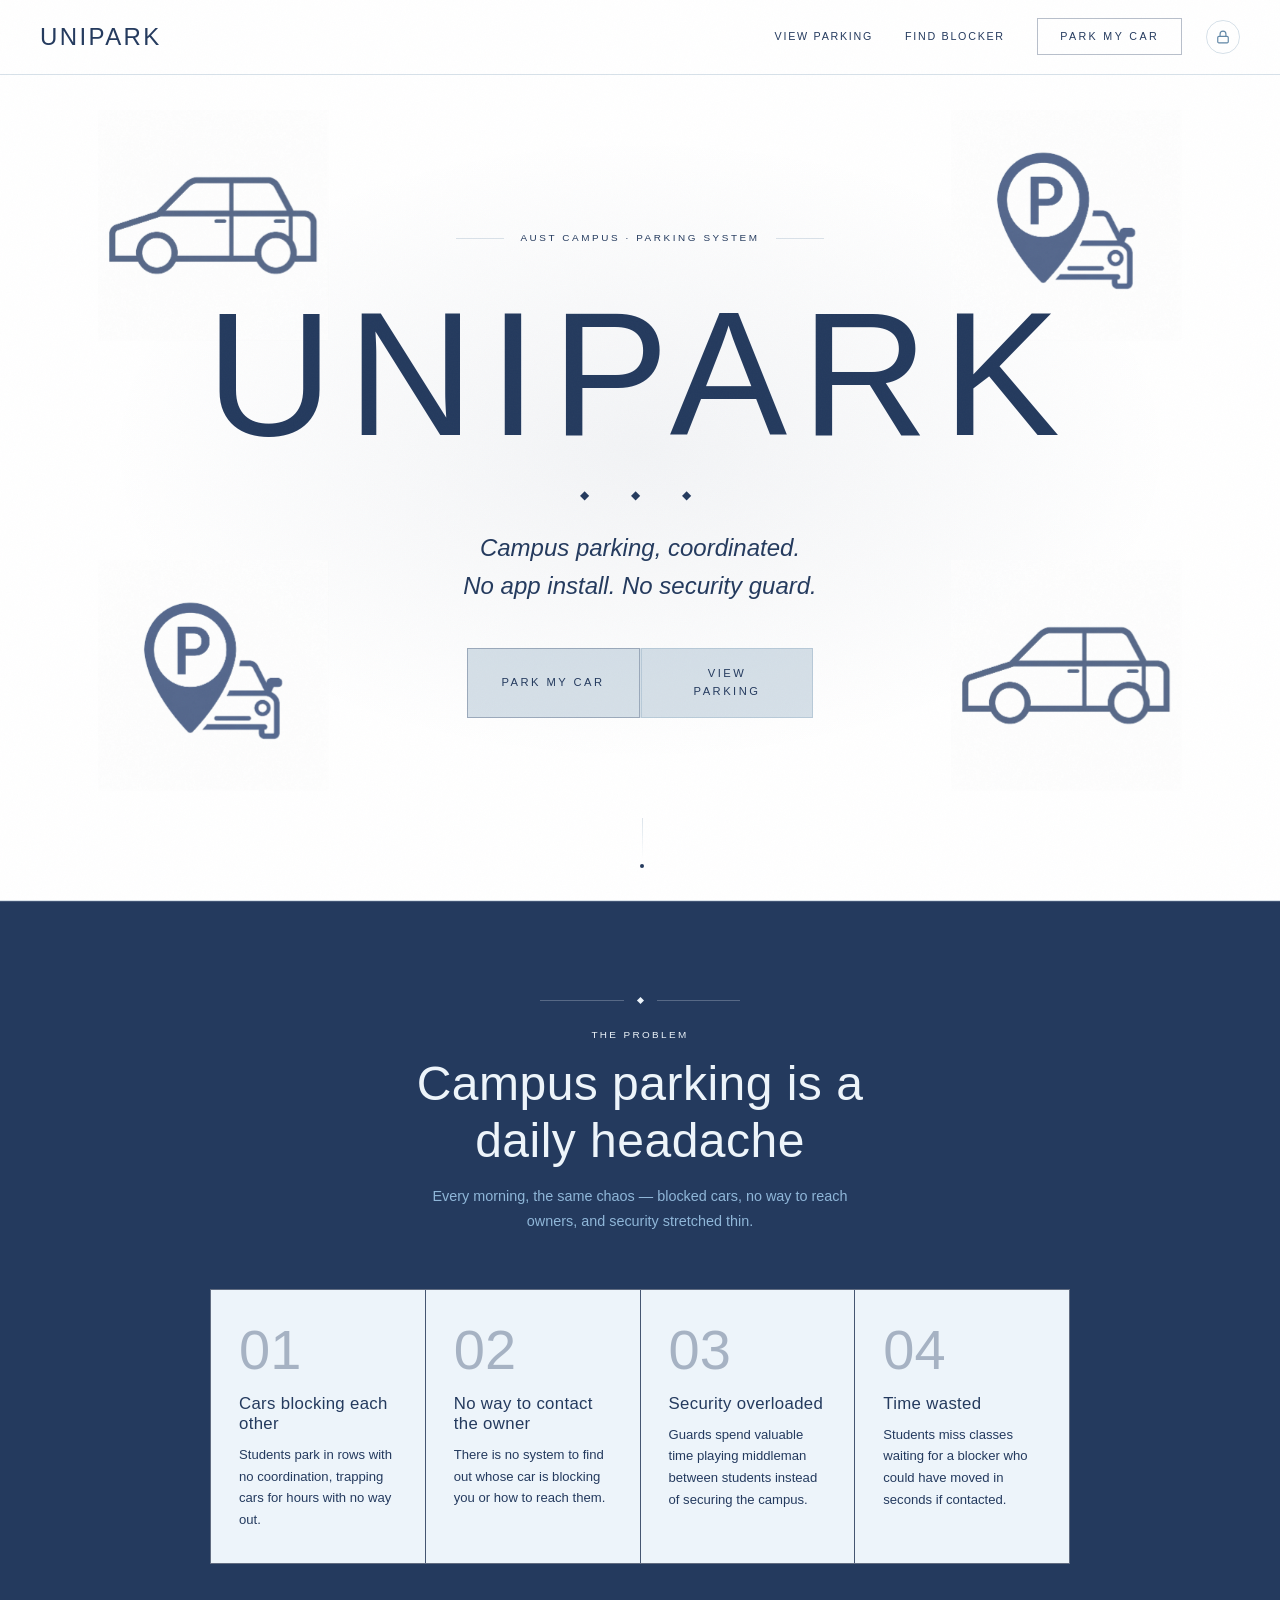
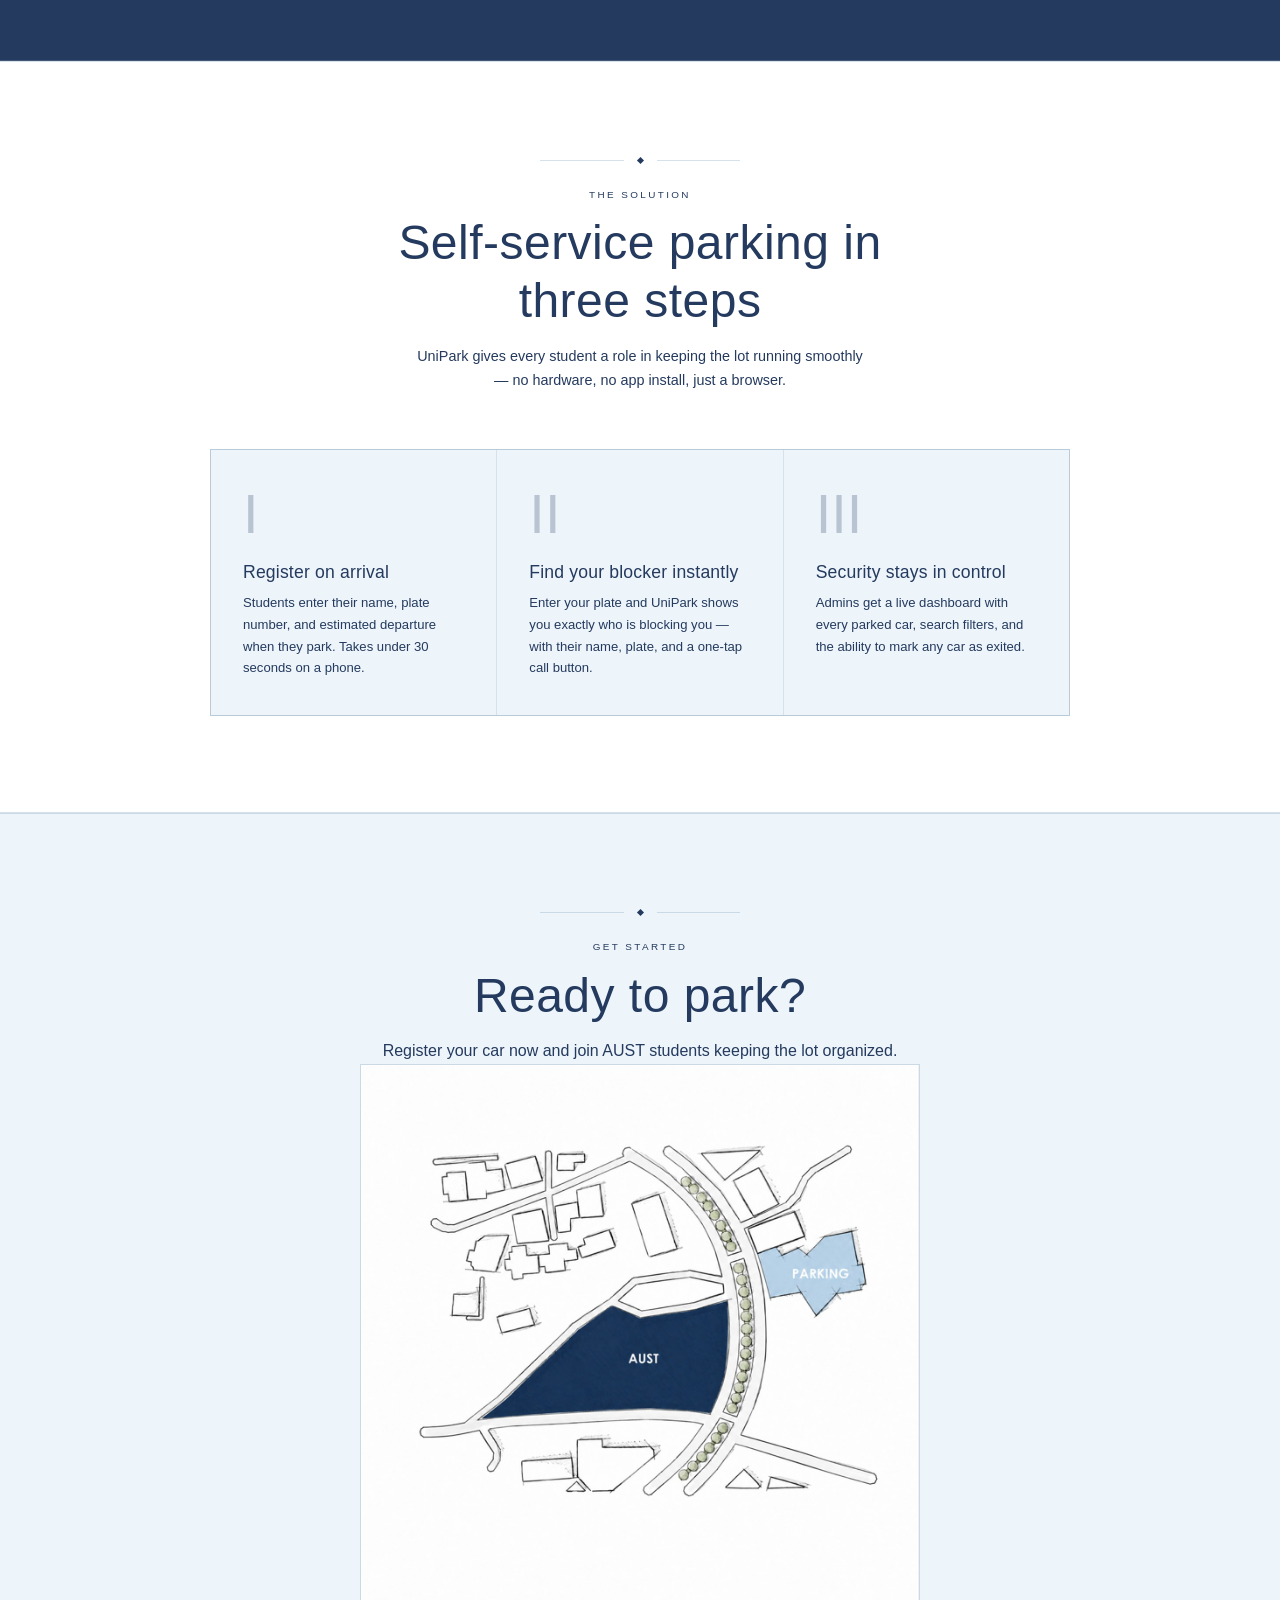
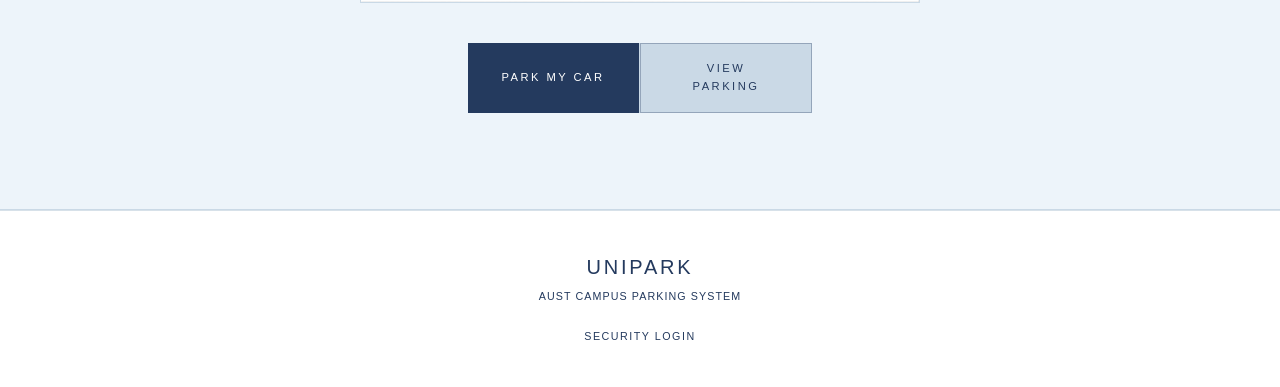
<file: index.html>
<!DOCTYPE html>
<html lang="en">

<head>
  <meta charset="UTF-8" />
  <meta name="viewport" content="width=device-width, initial-scale=1.0" />
  <title>UniPark — AUST Campus Parking</title>
  <link rel="stylesheet" media="screen" href="https://fontlibrary.org//face/jellee-typeface" type="text/css" />
  <link rel="stylesheet" href="assets/css/style.css" />
  <script defer src="https://cdn.vercel-insights.com/v1/script.js"></script>
  <style>
    /* ── Landing nav ── */
    .landing-nav {
      position: fixed;
      top: 0;
      left: 0;
      right: 0;
      z-index: 100;
      display: flex;
      align-items: center;
      justify-content: space-between;
      padding: 1.1rem 2.5rem;
      background: rgba(255, 255, 255, 0.97);
      backdrop-filter: blur(14px);
      -webkit-backdrop-filter: blur(14px);
      border-bottom: 1px solid var(--border);
      transition: border-color 0.3s;
    }

    .landing-nav .nav-links {
      display: flex;
      gap: 2rem;
      align-items: center;
    }

    .landing-nav .nav-links a:not(.btn) {
      color: var(--plum);
      font-size: 0.67rem;
      font-weight: 400;
      letter-spacing: 0.16em;
      text-transform: uppercase;
      transition: color 0.25s;
    }

    .landing-nav .nav-links a:not(.btn):hover {
      color: var(--text-on-dark);
    }

    .landing-nav .btn {
      width: auto;
      padding: 0.55rem 1.4rem;
      font-size: 0.67rem;
      margin-top: 0;
    }

    .landing-nav .btn-icon {
      width: 2.1rem;
      height: 2.1rem;
      padding: 0;
    }

    /* ── Nav right group (links + lock + hamburger) ── */
    .nav-right {
      display: flex;
      align-items: center;
      gap: 1.5rem;
    }

    .nav-end {
      display: flex;
      align-items: center;
      gap: 1rem;
    }

    .nav-hamburger {
      display: none;
      background: none;
      border: 1px solid var(--border);
      cursor: pointer;
      width: 2.1rem;
      height: 2.1rem;
      border-radius: 50%;
      align-items: center;
      justify-content: center;
      color: var(--plum);
      padding: 0;
      flex-shrink: 0;
      transition: border-color 0.25s, color 0.25s;
    }

    .nav-hamburger:hover {
      border-color: var(--border-strong);
      color: var(--text-on-dark);
    }

    .nav-hamburger .icon-x { display: none; }
    .landing-nav.is-open .nav-hamburger .icon-ham { display: none; }
    .landing-nav.is-open .nav-hamburger .icon-x  { display: block; }

    /* ── Hero ── */
    .hero {
      min-height: 100vh;
      display: flex;
      flex-direction: column;
      align-items: center;
      justify-content: center;
      text-align: center;
      padding: 8rem 1.5rem 5rem;
      position: relative;
      overflow: hidden;
    }

    /* Ghost icon background */
    .hero-bg-grid {
      position: absolute;
      inset: 0;
      display: grid;
      grid-template-columns: repeat(3, 1fr);
      grid-template-rows: repeat(2, 1fr);
      overflow: hidden;
      pointer-events: none;
      z-index: 0;
    }

    .hero-bg-grid img {
      width: clamp(10rem, 18vw, 16rem);
      height: auto;
      display: block;
      opacity: 0.12;
      user-select: none;
      align-self: center;
      justify-self: center;
      animation: heroLetterIn 1.2s ease both;
    }

    .hero-bg-grid img:nth-child(1) { grid-column: 1; grid-row: 1; animation-delay: 0.05s; }
    .hero-bg-grid img:nth-child(2) { grid-column: 3; grid-row: 1; animation-delay: 0.15s; }
    .hero-bg-grid img:nth-child(3) { grid-column: 1; grid-row: 2; animation-delay: 0.2s; }
    .hero-bg-grid img:nth-child(4) { grid-column: 3; grid-row: 2; animation-delay: 0.3s; }

    @keyframes heroLetterIn {
      from {
        opacity: 0;
        transform: scale(0.92);
      }

      to {
        opacity: 0.75;
        transform: scale(1);
      }
    }

    /* Radial glow at center */
    .hero::before {
      content: '';
      position: absolute;
      inset: 0;
      background: radial-gradient(ellipse 60% 50% at 50% 50%, rgba(36, 58, 94, 0.06) 0%, transparent 70%);
      pointer-events: none;
      z-index: 0;
    }

    .hero-inner {
      position: relative;
      z-index: 1;
      display: flex;
      flex-direction: column;
      align-items: center;
    }

    /* Eyebrow rule */
    .hero-eyebrow {
      display: flex;
      align-items: center;
      gap: 1rem;
      margin-bottom: 2.5rem;
      animation: fadeUp 0.6s 0.2s ease both;
      opacity: 0;
    }

    .hero-eyebrow-rule {
      width: 3rem;
      height: 1px;
      background: var(--gold-dim);
    }

    .hero-eyebrow-text {
      font-family: 'JelleeRegular', sans-serif;
      font-size: 0.62rem;
      font-weight: 400;
      letter-spacing: 0.26em;
      text-transform: uppercase;
      color: var(--plum);
    }

    /* Giant wordmark */
    .hero-wordmark {
      font-family: 'JelleeRegular', sans-serif;
      font-size: clamp(5rem, 16vw, 11rem);
      font-weight: 400;
      line-height: 1;
      letter-spacing: 0.08em;
      color: var(--text-on-dark);
      text-transform: uppercase;
      animation: fadeUp 0.7s 0.3s ease both;
      opacity: 0;
    }

    .hero-wordmark .wm-accent {
      color: var(--plum);
    }

    /* Diamond ornament */
    .hero-ornament {
      font-size: 0.75rem;
      color: var(--plum);
      margin: 1.5rem 0;
      letter-spacing: 0.5rem;
      animation: fadeUp 0.6s 0.5s ease both;
      opacity: 0;
    }

    /* Tagline */
    .hero-sub {
      font-family: 'JelleeRegular', sans-serif;
      font-size: clamp(1.1rem, 3vw, 1.5rem);
      font-weight: 400;
      font-style: italic;
      color: var(--plum);
      line-height: 1.55;
      max-width: 480px;
      margin-bottom: 2.75rem;
      animation: fadeUp 0.6s 0.6s ease both;
      opacity: 0;
    }

    /* CTA buttons */
    .hero-actions {
      display: flex;
      gap: 1px;
      background: var(--border);
      animation: fadeUp 0.6s 0.75s ease both;
      opacity: 0;
    }

    .hero-actions .btn {
      flex: 1;
      min-width: 160px;
      margin-top: 0;
      background: transparent;
      color: var(--text-on-dark);
      border: 1px solid var(--border-strong);
    }

    .hero-actions .btn::before {
      background: var(--text-on-dark);
    }

    .hero-actions .btn:hover {
      color: var(--bg);
      border-color: var(--text-on-dark);
    }

    .hero-actions .btn-ghost {
      background: transparent;
      color: var(--plum);
      border: 1px solid var(--border);
    }

    .hero-actions .btn-ghost::before {
      background: var(--surface-2);
    }

    .hero-actions .btn-ghost:hover {
      color: var(--text-on-dark);
      border-color: var(--border-strong);
    }

    /* Scroll indicator */
    .scroll-hint {
      position: absolute;
      bottom: 2rem;
      left: 50%;
      transform: translateX(-50%);
      display: flex;
      flex-direction: column;
      align-items: center;
      gap: 0.4rem;
      animation: fadeUp 0.6s 1s ease both, scrollBounce 2s 1.5s ease-in-out infinite;
      opacity: 0;
    }

    .scroll-hint-line {
      width: 1px;
      height: 2.5rem;
      background: linear-gradient(to bottom, var(--gold-dim), transparent);
    }

    .scroll-hint-dot {
      width: 4px;
      height: 4px;
      background: var(--gold);
      border-radius: 50%;
    }

    @keyframes scrollBounce {

      0%,
      100% {
        transform: translateX(-50%) translateY(0);
      }

      50% {
        transform: translateX(-50%) translateY(6px);
      }
    }

    /* ── Sections shared ── */
    .section {
      padding: 6rem 1.5rem;
      display: flex;
      flex-direction: column;
      align-items: center;
      text-align: center;
      width: 100%;
    }

    .section-rule {
      display: flex;
      align-items: center;
      gap: 0.875rem;
      margin-bottom: 1.5rem;
      width: 100%;
      max-width: 200px;
    }

    .section-rule::before,
    .section-rule::after {
      content: '';
      flex: 1;
      height: 1px;
      background: var(--border);
    }

    .section-rule-diamond {
      width: 5px;
      height: 5px;
      background: var(--gold);
      transform: rotate(45deg);
      flex-shrink: 0;
    }

    .section-label {
      font-family: 'JelleeRegular', sans-serif;
      font-size: 0.62rem;
      font-weight: 400;
      letter-spacing: 0.24em;
      text-transform: uppercase;
      color: var(--plum);
      margin-bottom: 0.75rem;
    }

    .section h2 {
      font-size: clamp(2rem, 5vw, 3rem);
      font-weight: 400;
      color: var(--text-on-dark);
      margin-bottom: 0.875rem;
      max-width: 560px;
      letter-spacing: 0.01em;
    }

    .section>p {
      color: var(--plum);
      font-size: 0.9rem;
      max-width: 460px;
      line-height: 1.7;
      margin-bottom: 3.5rem;
      font-family: 'JelleeRegular', sans-serif;
    }

    /* ── Problem section — Midnight Blue accent block ── */
    .problem-section {
      background: #243A5E;
      border-top: 1px solid rgba(237, 244, 250, 0.15);
      border-bottom: 1px solid rgba(237, 244, 250, 0.15);
    }

    .problem-section .section-rule::before,
    .problem-section .section-rule::after {
      background: rgba(237, 244, 250, 0.25);
    }

    .problem-section .section-rule-diamond {
      background: #EDF4FA;
    }

    .problem-section .section-label {
      color: #EDF4FA;
    }

    .problem-section h2 {
      color: #EDF4FA;
    }

    .problem-section > p {
      color: #8FB6D8;
    }

    .problem-grid {
      display: grid;
      grid-template-columns: repeat(auto-fit, minmax(210px, 1fr));
      gap: 1px;
      width: 100%;
      max-width: 860px;
      background: rgba(254, 239, 220, 0.15);
      border: 1px solid rgba(254, 239, 220, 0.15);
    }

    .problem-card {
      background: var(--surface);
      padding: 2rem 1.75rem;
      text-align: left;
      transition: background 0.25s;
    }

    .problem-card:hover {
      background: var(--surface-2);
    }

    .problem-card .p-num {
      font-family: 'JelleeRegular', sans-serif;
      font-size: 3.5rem;
      font-weight: 400;
      color: var(--plum);
      opacity: 0.35;
      line-height: 1;
      margin-bottom: 1rem;
    }

    .problem-card h3 {
      font-size: 1.05rem;
      font-weight: 400;
      color: var(--text-on-light);
      margin-bottom: 0.6rem;
      letter-spacing: 0.02em;
    }

    .problem-card p {
      font-size: 0.82rem;
      color: var(--plum);
      line-height: 1.65;
      font-family: 'JelleeRegular', sans-serif;
    }

    /* ── Solution section ── */
    .solution-section {
      background: var(--bg);
    }

    .feature-grid {
      display: grid;
      grid-template-columns: repeat(auto-fit, minmax(240px, 1fr));
      gap: 1px;
      width: 100%;
      max-width: 860px;
      background: var(--border);
      border: 1px solid var(--border);
    }

    .feature-card {
      background: var(--surface);
      padding: 2.25rem 2rem;
      text-align: left;
      position: relative;
      transition: background 0.25s;
    }

    .feature-card:hover {
      background: var(--surface-2);
    }

    .feature-card::before,
    .feature-card::after {
      content: '';
      position: absolute;
      width: 10px;
      height: 10px;
      border-color: transparent;
      border-style: solid;
      transition: border-color 0.3s;
    }

    .feature-card::before {
      top: 0;
      left: 0;
      border-width: 1.5px 0 0 1.5px;
    }

    .feature-card::after {
      bottom: 0;
      right: 0;
      border-width: 0 1.5px 1.5px 0;
    }

    .feature-card:hover::before,
    .feature-card:hover::after {
      border-color: var(--plum);
    }

    .feature-card .step-num {
      font-family: 'JelleeRegular', sans-serif;
      font-size: 3.5rem;
      font-weight: 400;
      color: var(--plum);
      opacity: 0.25;
      line-height: 1;
      margin-bottom: 1.25rem;
    }

    .feature-card h3 {
      font-size: 1.1rem;
      font-weight: 400;
      color: var(--text-on-light);
      margin-bottom: 0.6rem;
      letter-spacing: 0.01em;
    }

    .feature-card p {
      font-size: 0.82rem;
      color: var(--plum);
      line-height: 1.65;
      font-family: 'JelleeRegular', sans-serif;
    }

    /* ── CTA section ── */
    .cta-section {
      background: var(--surface);
      border-top: 1px solid var(--border);
      border-bottom: 1px solid var(--border);
    }

    .cta-map-bg {
      display: block;
      width: 100%;
      max-width: 560px;
      height: auto;
      margin: 0 auto 2.5rem;
      border: 1px solid var(--border);
    }

    .cta-content {
      position: relative;
      z-index: 1;
      display: flex;
      flex-direction: column;
      align-items: center;
      width: 100%;
    }

    .cta-section h2 {
      color: var(--text-on-dark);
    }

    .cta-actions {
      display: flex;
      gap: 1px;
      background: var(--border);
    }

    .cta-actions .btn {
      flex: 1;
      min-width: 160px;
      margin-top: 0;
      border: none;
      background: var(--text-on-dark);
      color: var(--bg);
    }

    .cta-actions .btn::before {
      background: var(--plum);
    }

    .cta-actions .btn:hover {
      color: #FFFFFF;
    }

    .cta-actions .btn-ghost {
      background: transparent;
      color: var(--text-on-dark);
      border: 1px solid var(--border-strong);
    }

    .cta-actions .btn-ghost::before {
      background: var(--text-on-dark);
    }

    .cta-actions .btn-ghost:hover {
      color: var(--bg);
    }

    /* ── Footer ── */
    footer {
      padding: 2.5rem 1.5rem;
      text-align: center;
      background: var(--bg);
      border-top: 1px solid var(--border);
    }

    .footer-logo {
      font-family: 'JelleeRegular', sans-serif;
      font-size: 1.25rem;
      font-weight: 400;
      letter-spacing: 0.14em;
      text-transform: uppercase;
      color: var(--text-on-dark);
      margin-bottom: 0.35rem;
    }

    .footer-logo span {
      color: var(--plum);
    }

    footer p {
      color: var(--plum);
      font-size: 0.67rem;
      font-family: 'JelleeRegular', sans-serif;
      letter-spacing: 0.1em;
      text-transform: uppercase;
      margin-bottom: 1rem;
    }

    .footer-link {
      color: var(--plum);
      font-size: 0.67rem;
      font-family: 'JelleeRegular', sans-serif;
      letter-spacing: 0.14em;
      text-transform: uppercase;
      transition: color 0.25s;
    }

    .footer-link:hover {
      color: var(--text-on-dark);
    }

    /* ── Divider ── */
    .divider {
      width: 100%;
      height: 1px;
      background: var(--border);
    }

    /* ── Mobile ── */
    @media (max-width: 600px) {

      .hero-bg-grid img {
        width: clamp(5rem, 22vw, 8rem);
      }

      .hero-actions,
      .cta-actions {
        flex-direction: column;
        gap: 0;
      }

      .landing-nav {
        padding: 1rem 1.25rem;
      }

      .nav-hamburger {
        display: flex;
      }

      .landing-nav .nav-links {
        display: none;
        position: fixed;
        top: 55px;
        left: 0;
        right: 0;
        flex-direction: column;
        align-items: stretch;
        background: rgba(255, 255, 255, 0.97);
        backdrop-filter: blur(14px);
        -webkit-backdrop-filter: blur(14px);
        border-bottom: 1px solid var(--border);
        padding: 1rem 1.5rem 1.5rem;
        gap: 0.75rem;
        z-index: 99;
      }

      .landing-nav.is-open .nav-links {
        display: flex;
      }

      .landing-nav .nav-links .btn {
        text-align: center;
        width: 100%;
        box-sizing: border-box;
      }
    }

    /* ── Scroll reveal ── */
    .reveal {
      opacity: 0;
      transform: translateY(28px);
      transition: opacity 0.65s ease, transform 0.65s ease;
    }
    .reveal.is-visible {
      opacity: 1;
      transform: translateY(0);
    }
  </style>
</head>

<body>

  <!-- Fixed Nav -->
  <nav class="landing-nav" id="landing-nav">
    <a href="index.html" class="logo">Uni<span>Park</span></a>
    <div class="nav-right">
      <div class="nav-links" id="nav-links">
        <a href="dashboard.html">View Parking</a>
        <a href="find-blocker.html">Find Blocker</a>
        <a href="register.html" class="btn">Park My Car</a>
      </div>
      <div class="nav-end">
        <a href="admin/login.html" class="btn btn-ghost btn-icon" aria-label="Security Login" title="Security Login">
          <svg xmlns="http://www.w3.org/2000/svg" width="14" height="14" viewBox="0 0 24 24" fill="none" stroke="currentColor" stroke-width="2" stroke-linecap="round" stroke-linejoin="round">
            <rect x="3" y="11" width="18" height="11" rx="2" ry="2"></rect>
            <path d="M7 11V7a5 5 0 0 1 10 0v4"></path>
          </svg>
        </a>
        <button class="nav-hamburger" id="nav-hamburger" aria-label="Open menu" aria-expanded="false">
          <svg class="icon-ham" xmlns="http://www.w3.org/2000/svg" width="16" height="16" viewBox="0 0 24 24" fill="none" stroke="currentColor" stroke-width="2" stroke-linecap="round" stroke-linejoin="round">
            <line x1="3" y1="6" x2="21" y2="6"></line>
            <line x1="3" y1="12" x2="21" y2="12"></line>
            <line x1="3" y1="18" x2="21" y2="18"></line>
          </svg>
          <svg class="icon-x" xmlns="http://www.w3.org/2000/svg" width="16" height="16" viewBox="0 0 24 24" fill="none" stroke="currentColor" stroke-width="2" stroke-linecap="round" stroke-linejoin="round">
            <line x1="18" y1="6" x2="6" y2="18"></line>
            <line x1="6" y1="6" x2="18" y2="18"></line>
          </svg>
        </button>
      </div>
    </div>
  </nav>

  <!-- Hero -->
  <section class="hero">
    <div class="hero-bg-grid" aria-hidden="true">
      <img src="assets/img/hero-car.png" alt="">
      <img src="assets/img/hero-pin.png" alt="">
      <img src="assets/img/hero-pin.png" alt="">
      <img src="assets/img/hero-car.png" alt="">
    </div>

    <div class="hero-inner">
      <div class="hero-eyebrow">
        <div class="hero-eyebrow-rule"></div>
        <span class="hero-eyebrow-text">AUST Campus &middot; Parking System</span>
        <div class="hero-eyebrow-rule"></div>
      </div>

      <div class="hero-wordmark">
        Uni<span class="wm-accent">Park</span>
      </div>

      <div class="hero-ornament">◆ &nbsp; ◆ &nbsp; ◆</div>

      <p class="hero-sub">
        Campus parking, coordinated.<br />
        No app install. No security guard.
      </p>

      <div class="hero-actions">
        <a href="register.html" class="btn">Park My Car</a>
        <a href="dashboard.html" class="btn btn-ghost">View Parking</a>
      </div>
    </div>

    <div class="scroll-hint" aria-hidden="true">
      <div class="scroll-hint-line"></div>
      <div class="scroll-hint-dot"></div>
    </div>
  </section>

  <div class="divider"></div>

  <!-- Problem -->
  <section class="section problem-section">
    <div class="section-rule">
      <div class="section-rule-diamond"></div>
    </div>
    <div class="section-label" data-reveal>The Problem</div>
    <h2 data-reveal>Campus parking is a daily headache</h2>
    <p data-reveal>Every morning, the same chaos — blocked cars, no way to reach owners, and security stretched thin.</p>

    <div class="problem-grid">
      <div class="problem-card" data-reveal data-reveal-delay="0s">
        <div class="p-num">01</div>
        <h3>Cars blocking each other</h3>
        <p>Students park in rows with no coordination, trapping cars for hours with no way out.</p>
      </div>
      <div class="problem-card" data-reveal data-reveal-delay="0.1s">
        <div class="p-num">02</div>
        <h3>No way to contact the owner</h3>
        <p>There is no system to find out whose car is blocking you or how to reach them.</p>
      </div>
      <div class="problem-card" data-reveal data-reveal-delay="0.2s">
        <div class="p-num">03</div>
        <h3>Security overloaded</h3>
        <p>Guards spend valuable time playing middleman between students instead of securing the campus.</p>
      </div>
      <div class="problem-card" data-reveal data-reveal-delay="0.3s">
        <div class="p-num">04</div>
        <h3>Time wasted</h3>
        <p>Students miss classes waiting for a blocker who could have moved in seconds if contacted.</p>
      </div>
    </div>
  </section>

  <div class="divider"></div>

  <!-- Solution -->
  <section class="section solution-section">
    <div class="section-rule">
      <div class="section-rule-diamond"></div>
    </div>
    <div class="section-label" data-reveal>The Solution</div>
    <h2 data-reveal>Self-service parking in three steps</h2>
    <p data-reveal>UniPark gives every student a role in keeping the lot running smoothly — no hardware, no app install, just a
      browser.</p>

    <div class="feature-grid">
      <div class="feature-card" data-reveal data-reveal-delay="0s">
        <div class="step-num">I</div>
        <h3>Register on arrival</h3>
        <p>Students enter their name, plate number, and estimated departure when they park. Takes under 30 seconds on a
          phone.</p>
      </div>
      <div class="feature-card" data-reveal data-reveal-delay="0.1s">
        <div class="step-num">II</div>
        <h3>Find your blocker instantly</h3>
        <p>Enter your plate and UniPark shows you exactly who is blocking you — with their name, plate, and a one-tap
          call button.</p>
      </div>
      <div class="feature-card" data-reveal data-reveal-delay="0.2s">
        <div class="step-num">III</div>
        <h3>Security stays in control</h3>
        <p>Admins get a live dashboard with every parked car, search filters, and the ability to mark any car as exited.
        </p>
      </div>
    </div>
  </section>

  <div class="divider"></div>

  <!-- CTA -->
  <section class="section cta-section">
    <div class="cta-content">
      <div class="section-rule">
        <div class="section-rule-diamond"></div>
      </div>
      <div class="section-label" data-reveal>Get Started</div>
      <h2 data-reveal>Ready to park?</h2>
      <p data-reveal>Register your car now and join AUST students keeping the lot organized.</p>
      <img src="assets/img/campus-map.png" class="cta-map-bg" alt="AUST campus parking map" data-reveal>
      <div class="cta-actions" data-reveal>
        <a href="register.html" class="btn">Park My Car</a>
        <a href="dashboard.html" class="btn btn-ghost">View Parking</a>
      </div>
    </div>
  </section>

  <!-- Footer -->
  <footer>
    <div class="footer-logo">Uni<span>Park</span></div>
    <p>AUST Campus Parking System</p>
    <a href="admin/login.html" class="footer-link">Security Login</a>
  </footer>

  <script>
    (function () {
      // ── Hamburger menu ──
      const nav       = document.getElementById('landing-nav');
      const hamburger = document.getElementById('nav-hamburger');
      const navLinks  = document.getElementById('nav-links');

      hamburger.addEventListener('click', function () {
        const isOpen = nav.classList.toggle('is-open');
        hamburger.setAttribute('aria-expanded', isOpen);
      });

      navLinks.querySelectorAll('a').forEach(function (link) {
        link.addEventListener('click', function () {
          nav.classList.remove('is-open');
          hamburger.setAttribute('aria-expanded', 'false');
        });
      });

      document.addEventListener('click', function (e) {
        if (!nav.contains(e.target)) {
          nav.classList.remove('is-open');
          hamburger.setAttribute('aria-expanded', 'false');
        }
      });

      // ── Scroll reveal ──
      document.querySelectorAll('[data-reveal]').forEach(function (el) {
        el.classList.add('reveal');
        if (el.dataset.revealDelay) {
          el.style.transitionDelay = el.dataset.revealDelay;
        }
      });

      var revealObserver = new IntersectionObserver(function (entries) {
        entries.forEach(function (entry) {
          if (entry.isIntersecting) {
            entry.target.classList.add('is-visible');
            revealObserver.unobserve(entry.target);
          }
        });
      }, { threshold: 0.12 });

      document.querySelectorAll('.reveal').forEach(function (el) {
        revealObserver.observe(el);
      });
    })();
  </script>

  <script type="text/javascript">
    (function(d, t) {
        var v = d.createElement(t), s = d.getElementsByTagName(t)[0];
        v.onload = function() {
          window.voiceflow.chat.load({
            verify: { projectID: '6a2078554865068a895c1e74' },
            url: 'https://general-runtime.voiceflow.com',
            voice: {
              url: "https://runtime-api.voiceflow.com"
            }
          });
        }
        v.src = "https://cdn.voiceflow.com/widget-next/bundle.mjs"; v.type = "text/javascript"; s.parentNode.insertBefore(v, s);
    })(document, 'script');
  </script>
</body>

</html>
</file>
<file: assets/css/style.css>
/* ── Variables ── */
:root {
  --bg: #FFFFFF;
  --surface: #EDF4FA;
  --surface-2: #CFE3F1;
  --plum: #243A5E;
  --taupe: #8FB6D8;
  --ivory: #EDF4FA;
  --text-on-dark: #243A5E;
  --text-on-light: #243A5E;
  --muted-dark: #5F86A6;
  --muted-light: #5F86A6;
  --gold: #243A5E;
  --gold-dark: #243A5E;
  --gold-light: #8FB6D8;
  --gold-dim: rgba(95, 134, 166, 0.22);
  --gold-faint: rgba(95, 134, 166, 0.08);
  --ivory-2: #8FB6D8;
  --muted: #5F86A6;
  --border: rgba(95, 134, 166, 0.25);
  --border-strong: rgba(36, 58, 94, 0.32);
  --card: #EDF4FA;
  --input-bg: #FFFFFF;
  --success: #2E7D52;
  --danger: #B03A2E;
  --warning: #9C5A08;
  --accent: #243A5E;
  --accent-h: #5F86A6;
  --text: #243A5E;
}

/* ── Reset ── */
*,
*::before,
*::after {
  box-sizing: border-box;
  margin: 0;
  padding: 0;
}

/* ── Base ── */
html {
  scroll-behavior: smooth;
}

body {
  font-family: 'JelleeRegular', sans-serif;
  background: var(--bg);
  color: var(--text-on-dark);
  min-height: 100vh;
  font-size: 1rem;
  line-height: 1.6;
  font-weight: 400;
}

h1,
h2,
h3,
h4 {
  font-family: 'JelleeRegular', sans-serif;
  font-weight: 400;
  line-height: 1.2;
}

a {
  color: inherit;
  text-decoration: none;
}

/* ── Grain overlay ── */
body::after {
  content: '';
  position: fixed;
  inset: 0;
  pointer-events: none;
  z-index: 9999;
  background-image: url("data:image/svg+xml,%3Csvg xmlns='http://www.w3.org/2000/svg' width='300' height='300'%3E%3Cfilter id='n'%3E%3CfeTurbulence type='fractalNoise' baseFrequency='0.75' numOctaves='4' stitchTiles='stitch'/%3E%3C/filter%3E%3Crect width='300' height='300' filter='url(%23n)' opacity='1'/%3E%3C/svg%3E");
  opacity: 0.025;
}

/* ── Selection ── */
::selection {
  background: rgba(95, 134, 166, 0.3);
  color: #FFFFFF;
}

/* ── Scrollbar ── */
::-webkit-scrollbar {
  width: 4px;
  height: 4px;
}

::-webkit-scrollbar-track {
  background: transparent;
}

::-webkit-scrollbar-thumb {
  background: rgba(36, 58, 94, 0.22);
}

::-webkit-scrollbar-thumb:hover {
  background: rgba(36, 58, 94, 0.42);
}

/* ── Layout ── */
.page {
  min-height: 100vh;
  display: flex;
  flex-direction: column;
  align-items: center;
  padding: 2.5rem 1.5rem 4rem;
}

/* ── Topbar ── */
.topbar {
  width: 100%;
  max-width: 680px;
  display: flex;
  align-items: center;
  justify-content: space-between;
  margin-bottom: 2.5rem;
  padding-bottom: 1.25rem;
  border-bottom: 1px solid var(--border);
}

.logo {
  font-family: 'JelleeRegular', sans-serif;
  font-size: 1.5rem;
  font-weight: 400;
  color: var(--text-on-dark);
  letter-spacing: 0.1em;
  text-transform: uppercase;
}

.logo span {
  color: var(--plum);
}

.topbar-links {
  display: flex;
  gap: 1.75rem;
  align-items: center;
}

.topbar-links a {
  color: var(--muted-light);
  font-size: 0.67rem;
  font-weight: 400;
  letter-spacing: 0.14em;
  text-transform: uppercase;
  transition: color 0.25s;
}

.topbar-links a:hover {
  color: var(--text-on-dark);
}

/* ── Card ── */
.card {
  background: var(--card);
  border: 1px solid var(--border);
  padding: 2.5rem;
  width: 100%;
  max-width: 680px;
  position: relative;
  animation: fadeUp 0.55s ease both;
}

.card::before,
.card::after {
  content: '';
  position: absolute;
  width: 14px;
  height: 14px;
  border-color: var(--plum);
  border-style: solid;
}

.card::before {
  top: -1px;
  left: -1px;
  border-width: 2px 0 0 2px;
}

.card::after {
  bottom: -1px;
  right: -1px;
  border-width: 0 2px 2px 0;
}

.card-header {
  margin-bottom: 2rem;
}

.card-header h2 {
  font-size: 2rem;
  font-weight: 400;
  color: var(--text-on-light);
  letter-spacing: 0.02em;
}

.card-header p {
  font-family: 'JelleeRegular', sans-serif;
  color: var(--muted-light);
  font-size: 0.72rem;
  margin-top: 0.4rem;
  letter-spacing: 0.12em;
  text-transform: uppercase;
  font-weight: 400;
}

/* ── Form ── */
.form-group {
  margin-bottom: 1.5rem;
}

.form-group label {
  display: block;
  font-family: 'JelleeRegular', sans-serif;
  font-size: 0.67rem;
  font-weight: 400;
  color: var(--plum);
  margin-bottom: 0.5rem;
  letter-spacing: 0.16em;
  text-transform: uppercase;
}

.form-group input,
.form-group select {
  width: 100%;
  padding: 0.875rem 1rem;
  border: 1px solid var(--border);
  border-radius: 0;
  background: var(--input-bg);
  font-family: 'JelleeRegular', sans-serif;
  font-size: 0.9rem;
  color: var(--text-on-light);
  transition: border-color 0.25s, background 0.25s;
  -webkit-appearance: none;
  appearance: none;
}

.form-group input:focus,
.form-group select:focus {
  outline: none;
  border-color: var(--plum);
  background: var(--gold-faint);
}

.form-group input::placeholder {
  color: var(--muted-light);
  opacity: 0.65;
}

.form-group select {
  background-image: url("data:image/svg+xml,%3Csvg xmlns='http://www.w3.org/2000/svg' width='10' height='6' viewBox='0 0 10 6'%3E%3Cpath d='M1 1l4 4 4-4' stroke='%23243A5E' stroke-width='1.5' fill='none' stroke-linecap='round' stroke-linejoin='round'/%3E%3C/svg%3E");
  background-repeat: no-repeat;
  background-position: right 1rem center;
  background-color: var(--input-bg);
  padding-right: 2.5rem;
  cursor: pointer;
}

.form-group select option {
  background: var(--surface);
  color: var(--text-on-light);
}

.form-row {
  display: grid;
  grid-template-columns: 1fr 1fr;
  gap: 1.25rem;
}

/* ── Buttons ── */
.btn {
  display: inline-flex;
  align-items: center;
  justify-content: center;
  gap: 0.5rem;
  width: 100%;
  padding: 1rem 2rem;
  background: transparent;
  color: var(--text-on-dark);
  font-family: 'JelleeRegular', sans-serif;
  font-size: 0.7rem;
  font-weight: 400;
  letter-spacing: 0.22em;
  text-transform: uppercase;
  border: 1px solid var(--border-strong);
  border-radius: 0;
  cursor: pointer;
  position: relative;
  overflow: hidden;
  transition: color 0.35s, border-color 0.35s;
  margin-top: 0.75rem;
  text-decoration: none;
  isolation: isolate;
}

.btn::before {
  content: '';
  position: absolute;
  inset: 0;
  background: var(--text-on-dark);
  transform: translateX(-102%);
  transition: transform 0.4s cubic-bezier(0.4, 0, 0.2, 1);
  z-index: -1;
}

.btn:hover {
  color: var(--bg);
  border-color: var(--text-on-dark);
}

.btn:hover::before {
  transform: translateX(0);
}

.btn:active {
  opacity: 0.8;
}

.btn:disabled {
  opacity: 0.3;
  cursor: not-allowed;
  pointer-events: none;
}

.btn-sm {
  width: auto;
  padding: 0.5rem 1.25rem;
  font-size: 0.67rem;
  letter-spacing: 0.16em;
  margin-top: 0;
}

.btn-danger {
  border-color: rgba(176, 58, 46, 0.45);
  color: var(--danger);
}

.btn-danger::before {
  background: var(--danger);
}

.btn-danger:hover {
  color: #fff;
  border-color: var(--danger);
}

.btn-ghost {
  border-color: var(--border);
  color: var(--muted-light);
}

.btn-ghost::before {
  background: var(--gold-faint);
}

.btn-ghost:hover {
  color: var(--text-on-dark);
  border-color: var(--border-strong);
}

.btn-icon {
  width: 2.1rem;
  height: 2.1rem;
  padding: 0;
  border-radius: 50%;
  display: inline-flex;
  align-items: center;
  justify-content: center;
  overflow: hidden;
}

.clear-info-wrap {
  text-align: center;
  margin-top: 0.75rem;
  margin-bottom: 0;
}

.clear-info-wrap a {
  font-size: 0.8rem;
  color: var(--muted-light);
  text-decoration: none;
  opacity: 0.7;
  transition: opacity 0.2s;
}

.clear-info-wrap a:hover {
  opacity: 1;
  text-decoration: underline;
}

/* ── Inline messages ── */
.form-message {
  display: none;
  padding: 0.875rem 1.25rem;
  font-family: 'JelleeRegular', sans-serif;
  font-size: 0.78rem;
  font-weight: 400;
  letter-spacing: 0.04em;
  margin-bottom: 1.5rem;
  border-left: 2px solid;
}

.form-message.error {
  background: rgba(176, 58, 46, 0.08);
  color: var(--danger);
  border-left-color: var(--danger);
}

.form-message.success {
  background: rgba(74, 144, 104, 0.08);
  color: #2E7D52;
  border-left-color: var(--success);
}

.form-message.info {
  background: var(--gold-faint);
  color: var(--plum);
  border-left-color: var(--plum);
}

/* ── Badges ── */
.badge {
  display: inline-block;
  padding: 0.15rem 0.6rem;
  font-family: 'JelleeRegular', sans-serif;
  font-size: 0.6rem;
  font-weight: 400;
  letter-spacing: 0.1em;
  text-transform: uppercase;
}

.badge-active {
  background: rgba(74, 144, 104, 0.1);
  color: #2E7D52;
  border: 1px solid rgba(74, 144, 104, 0.3);
}

.badge-leaving {
  background: rgba(156, 90, 8, 0.1);
  color: #7A4506;
  border: 1px solid rgba(156, 90, 8, 0.28);
}

.badge-exited {
  background: rgba(36, 58, 94, 0.08);
  color: var(--plum);
  border: 1px solid rgba(36, 58, 94, 0.2);
}

/* ── Stats bar ── */
.stats-bar {
  display: flex;
  width: 100%;
  max-width: 680px;
  margin-bottom: 2rem;
  border: 1px solid var(--border);
  animation: fadeUp 0.5s 0.08s ease both;
  opacity: 0;
}

.stat-card {
  flex: 1;
  background: var(--surface);
  padding: 1.25rem 1.5rem;
  border-right: 1px solid var(--border);
  transition: background 0.25s;
  border-radius: 0;
  border-top: none;
  border-bottom: none;
  border-left: none;
}

.stat-card:last-child {
  border-right: none;
}

.stat-card:hover {
  background: var(--surface-2);
}

.stat-card .stat-label {
  font-family: 'JelleeRegular', sans-serif;
  font-size: 0.6rem;
  font-weight: 400;
  color: var(--plum);
  text-transform: uppercase;
  letter-spacing: 0.2em;
}

.stat-card .stat-value {
  font-family: 'JelleeRegular', sans-serif;
  font-size: 3rem;
  font-weight: 400;
  color: var(--text-on-light);
  line-height: 1;
  margin-top: 0.3rem;
  letter-spacing: -0.01em;
}

.stat-card .stat-value.accent {
  color: var(--plum);
}

.stat-card .stat-value.green {
  color: #2E7D52;
}

/* ── Parking grid ── */
.zone-section {
  width: 100%;
  max-width: 680px;
  margin-bottom: 2.5rem;
}

.zone-title {
  font-family: 'JelleeRegular', sans-serif;
  font-size: 0.62rem;
  font-weight: 400;
  color: var(--plum);
  letter-spacing: 0.22em;
  text-transform: uppercase;
  margin-bottom: 0.875rem;
  display: flex;
  align-items: center;
  gap: 0.875rem;
}

.zone-title::after {
  content: '';
  flex: 1;
  height: 1px;
  background: var(--border);
}

.cars-grid {
  display: grid;
  grid-template-columns: repeat(auto-fill, minmax(200px, 1fr));
  gap: 1px;
  background: var(--border);
  border: 1px solid var(--border);
}

.car-card {
  background: var(--surface);
  padding: 1.1rem 1.25rem;
  display: flex;
  flex-direction: column;
  gap: 0.2rem;
  transition: background 0.2s;
}

.car-card:hover {
  background: var(--surface-2);
}

.car-card .plate {
  font-family: 'JelleeRegular', sans-serif;
  font-size: 1rem;
  font-weight: 400;
  color: var(--text-on-light);
  letter-spacing: 0.1em;
}

.car-card .name {
  font-size: 0.82rem;
  color: var(--plum);
  font-weight: 400;
}

.car-card .meta {
  font-family: 'JelleeRegular', sans-serif;
  font-size: 0.67rem;
  color: var(--muted-light);
  margin-top: 0.2rem;
}

.car-card .card-footer {
  display: flex;
  align-items: center;
  justify-content: space-between;
  margin-top: 0.6rem;
  padding-top: 0.6rem;
  border-top: 1px solid var(--border);
}

/* ── Table (admin) ── */
.table-wrap {
  width: 100%;
  overflow-x: auto;
  border: 1px solid var(--border);
}

table {
  width: 100%;
  border-collapse: collapse;
  font-size: 0.82rem;
  background: var(--surface);
}

thead th {
  background: var(--bg);
  padding: 0.875rem 1rem;
  text-align: left;
  font-family: 'JelleeRegular', sans-serif;
  font-weight: 400;
  font-size: 0.6rem;
  text-transform: uppercase;
  letter-spacing: 0.16em;
  color: var(--plum);
  border-bottom: 1px solid var(--border);
  white-space: nowrap;
}

tbody td {
  padding: 0.875rem 1rem;
  border-bottom: 1px solid var(--border);
  color: var(--text-on-light);
  vertical-align: middle;
}

tbody tr:last-child td {
  border-bottom: none;
}

tbody tr:hover {
  background: var(--surface-2);
}

/* ── Loading ── */
@keyframes spin {
  to {
    transform: rotate(360deg);
  }
}

.loading {
  color: var(--plum);
  text-align: center;
  padding: 4rem 1rem;
  font-family: 'JelleeRegular', sans-serif;
  font-size: 0.65rem;
  letter-spacing: 0.14em;
  text-transform: uppercase;
  font-weight: 400;
}

.loading::before {
  content: '';
  display: block;
  width: 1.5rem;
  height: 1.5rem;
  border: 1.5px solid var(--border);
  border-top-color: var(--plum);
  border-radius: 50%;
  animation: spin 1s linear infinite;
  margin: 0 auto 1.25rem;
}

/* ── Empty state ── */
.empty-state {
  text-align: center;
  padding: 4rem 1rem;
  color: var(--plum);
}

.empty-state .icon {
  font-size: 2rem;
  margin-bottom: 1rem;
  opacity: 0.35;
  display: block;
}

.empty-state p {
  font-family: 'JelleeRegular', sans-serif;
  font-size: 0.68rem;
  letter-spacing: 0.12em;
  text-transform: uppercase;
  font-weight: 400;
}

/* ── Mode toggle ── */
.mode-toggle {
  display: flex;
  width: 100%;
  margin-bottom: 1.5rem;
  border: 1px solid var(--border);
}

.mode-btn {
  flex: 1;
  padding: 0.6rem 1rem;
  background: transparent;
  color: var(--muted-light);
  font-family: 'JelleeRegular', sans-serif;
  font-size: 0.62rem;
  font-weight: 400;
  letter-spacing: 0.18em;
  text-transform: uppercase;
  border: none;
  border-right: 1px solid var(--border);
  cursor: pointer;
  transition: background 0.25s, color 0.25s;
}

.mode-btn:last-child {
  border-right: none;
}

.mode-btn.active {
  background: var(--plum);
  color: #fff;
}

.mode-btn:not(.active):hover {
  background: var(--gold-faint);
  color: var(--text-on-dark);
}

/* ── Upload area ── */
.upload-area {
  position: relative;
  border: 1px dashed var(--border-strong);
  background: var(--input-bg);
  cursor: pointer;
  min-height: 160px;
  display: flex;
  align-items: center;
  justify-content: center;
  overflow: hidden;
  transition: background 0.25s, border-color 0.25s;
}

.upload-area:hover {
  background: var(--gold-faint);
  border-color: var(--plum);
}

.upload-area input[type="file"] {
  position: absolute;
  inset: 0;
  opacity: 0;
  cursor: pointer;
  width: 100%;
  height: 100%;
  font-size: 0;
}

.upload-prompt {
  text-align: center;
  padding: 2rem;
  pointer-events: none;
}

.upload-icon {
  display: block;
  font-size: 1.5rem;
  color: var(--plum);
  opacity: 0.3;
  margin-bottom: 0.75rem;
}

.upload-prompt p {
  font-family: 'JelleeRegular', sans-serif;
  font-size: 0.67rem;
  color: var(--muted-light);
  letter-spacing: 0.12em;
  text-transform: uppercase;
}

.upload-preview {
  display: none;
  width: 100%;
  max-height: 240px;
  object-fit: contain;
  pointer-events: none;
}

/* ── Blocker card ── */
.blocker-card {
  background: var(--surface);
  border: 1px solid var(--border);
  padding: 2rem;
  width: 100%;
  max-width: 680px;
  margin-top: 1.5rem;
  position: relative;
  animation: fadeUp 0.5s ease both;
}

.blocker-card::before,
.blocker-card::after {
  content: '';
  position: absolute;
  width: 12px;
  height: 12px;
  border-color: var(--plum);
  border-style: solid;
}

.blocker-card::before {
  top: -1px;
  left: -1px;
  border-width: 2px 0 0 2px;
}

.blocker-card::after {
  bottom: -1px;
  right: -1px;
  border-width: 0 2px 2px 0;
}

.blocker-card .blocker-label {
  font-family: 'JelleeRegular', sans-serif;
  font-size: 0.6rem;
  font-weight: 400;
  text-transform: uppercase;
  letter-spacing: 0.22em;
  color: var(--warning);
  margin-bottom: 0.75rem;
}

.blocker-card .blocker-plate {
  font-family: 'JelleeRegular', sans-serif;
  font-size: 2.5rem;
  font-weight: 400;
  color: var(--text-on-light);
  letter-spacing: 0.1em;
  margin-bottom: 0.3rem;
}

.blocker-card .blocker-name {
  font-family: 'JelleeRegular', sans-serif;
  font-size: 1.3rem;
  color: var(--plum);
  font-style: italic;
  font-weight: 400;
}

.blocker-card .call-btn {
  display: flex;
  align-items: center;
  justify-content: center;
  gap: 0.75rem;
  width: 100%;
  padding: 1rem;
  background: transparent;
  color: #2E7D52;
  font-family: 'JelleeRegular', sans-serif;
  font-size: 0.7rem;
  font-weight: 400;
  letter-spacing: 0.22em;
  text-transform: uppercase;
  border: 1px solid rgba(74, 144, 104, 0.45);
  text-decoration: none;
  cursor: pointer;
  margin-top: 1.5rem;
  position: relative;
  overflow: hidden;
  transition: color 0.35s, border-color 0.35s;
  isolation: isolate;
}

.blocker-card .call-btn::before {
  content: '';
  position: absolute;
  inset: 0;
  background: rgba(74, 144, 104, 0.1);
  transform: translateX(-102%);
  transition: transform 0.4s cubic-bezier(0.4, 0, 0.2, 1);
  z-index: -1;
}

.blocker-card .call-btn:hover {
  color: #1A5C38;
  border-color: rgba(74, 144, 104, 0.7);
}

.blocker-card .call-btn:hover::before {
  transform: translateX(0);
}

/* ── Admin controls bar ── */
.controls-bar {
  display: flex;
  width: 100%;
  max-width: 860px;
  margin-bottom: 1.5rem;
  flex-wrap: wrap;
  border: 1px solid var(--border);
  gap: 0;
  background: var(--border);
}

.controls-bar input,
.controls-bar select {
  flex: 1;
  min-width: 160px;
  padding: 0.75rem 1rem;
  border: none;
  background: var(--surface);
  color: var(--text-on-light);
  font-family: 'JelleeRegular', sans-serif;
  font-size: 0.85rem;
  transition: background 0.2s;
}

.controls-bar input::placeholder {
  color: var(--muted-light);
  opacity: 0.65;
}

.controls-bar input:focus,
.controls-bar select:focus {
  outline: none;
  background: var(--surface-2);
}

.controls-bar select option {
  background: var(--surface);
  color: var(--text-on-light);
}

/* ── Input cleanup ── */
input[type="number"]::-webkit-inner-spin-button,
input[type="number"]::-webkit-outer-spin-button {
  -webkit-appearance: none;
  margin: 0;
}

input[type="number"] {
  -moz-appearance: textfield;
}

input[type="datetime-local"] {
  color-scheme: light;
}

input[type="datetime-local"]::-webkit-calendar-picker-indicator {
  filter: sepia(0.5) saturate(0.8);
  cursor: pointer;
  opacity: 0.7;
}

/* ── Animations ── */
@keyframes fadeUp {
  from {
    opacity: 0;
    transform: translateY(14px);
  }

  to {
    opacity: 1;
    transform: translateY(0);
  }
}

.card {
  animation: fadeUp 0.55s ease both;
}

.blocker-card {
  animation: fadeUp 0.5s ease both;
}

/* ── Responsive ── */
@media (max-width: 540px) {
  .page {
    padding: 1.5rem 1.25rem 3rem;
  }

  .card {
    padding: 1.75rem 1.25rem;
  }

  .card-header h2 {
    font-size: 1.6rem;
  }

  .form-row {
    grid-template-columns: 1fr;
  }

  .form-group label {
    font-size: 0.72rem;
  }

  .stats-bar {
    flex-direction: column;
  }

  .stat-card .stat-value {
    font-size: 2.25rem;
  }

  .controls-bar {
    flex-direction: column;
  }

  .cars-grid {
    grid-template-columns: 1fr;
  }

  .topbar {
    margin-bottom: 1.75rem;
    padding-bottom: 0.875rem;
  }

  .topbar-links {
    gap: 1rem;
  }
}

/* ── Phone country-code selector ── */
.phone-input-wrap {
  position: relative;
  display: flex;
}

.phone-code-btn {
  display: flex;
  align-items: center;
  gap: 0.4rem;
  padding: 0 0.75rem;
  background: var(--surface);
  border: 1px solid var(--border);
  border-right: none;
  cursor: pointer;
  font-family: 'JelleeRegular', sans-serif;
  color: var(--text);
  white-space: nowrap;
  flex-shrink: 0;
  transition: background 0.2s, border-color 0.2s;
}

.phone-code-btn:hover {
  background: var(--surface-2);
}

.phone-code-btn.open {
  border-color: var(--plum);
  background: var(--gold-faint);
}

#phone-flag {
  font-size: 1.1rem;
  line-height: 1;
}

#phone-code-display {
  color: var(--muted);
  font-size: 0.75rem;
  letter-spacing: 0.04em;
}

.phone-chevron {
  color: var(--muted);
  transition: transform 0.2s;
  flex-shrink: 0;
}

.phone-code-btn.open .phone-chevron {
  transform: rotate(180deg);
}

.phone-input-wrap input[type="tel"] {
  flex: 1;
  min-width: 0;
}

.phone-dropdown {
  position: absolute;
  top: calc(100% + 2px);
  left: 0;
  z-index: 200;
  width: 280px;
  background: var(--bg);
  border: 1px solid var(--border-strong);
  box-shadow: 0 8px 24px rgba(36, 58, 94, 0.12);
  display: none;
  overflow: hidden;
}

.phone-dropdown.open {
  display: block;
}

.phone-search {
  width: 100%;
  padding: 0.65rem 0.875rem;
  border: none;
  border-bottom: 1px solid var(--border);
  background: var(--surface);
  font-family: 'JelleeRegular', sans-serif;
  font-size: 0.78rem;
  color: var(--text);
  outline: none;
}

.phone-search::placeholder {
  color: var(--muted);
  opacity: 0.7;
}

.phone-list {
  list-style: none;
  max-height: 220px;
  overflow-y: auto;
}

.phone-list li {
  display: flex;
  align-items: center;
  gap: 0.6rem;
  padding: 0.5rem 0.875rem;
  cursor: pointer;
  font-family: 'JelleeRegular', sans-serif;
  font-size: 0.76rem;
  color: var(--text);
  transition: background 0.15s;
}

.phone-list li:hover,
.phone-list li.active {
  background: var(--surface);
}

.phone-list li .pl-flag {
  font-size: 1.1rem;
  width: 1.4rem;
  flex-shrink: 0;
  line-height: 1;
}

.phone-list li .pl-name {
  flex: 1;
  overflow: hidden;
  text-overflow: ellipsis;
  white-space: nowrap;
}

.phone-list li .pl-code {
  color: var(--muted);
  font-size: 0.7rem;
  flex-shrink: 0;
}

/* ── Plate prefix selector ── */
#plate-prefix-btn {
  min-width: 3.25rem;
  justify-content: center;
}

#plate-prefix-display {
  font-size: 0.9rem;
  letter-spacing: 0.1em;
  color: var(--text);
}

#plate-prefix-dropdown {
  width: 192px;
}

.plate-prefix-list {
  display: grid;
  grid-template-columns: repeat(4, 1fr);
  list-style: none;
}

.plate-prefix-list li {
  display: flex;
  align-items: center;
  justify-content: center;
  padding: 0.7rem;
  cursor: pointer;
  font-family: 'JelleeRegular', sans-serif;
  font-size: 0.9rem;
  letter-spacing: 0.1em;
  color: var(--text);
  border-right: 1px solid var(--border);
  border-bottom: 1px solid var(--border);
  transition: background 0.15s;
}

.plate-prefix-list li:hover,
.plate-prefix-list li.active {
  background: var(--surface);
  color: var(--plum);
}

@media (max-width: 360px) {
  .logo {
    font-size: 1.2rem;
  }

  .topbar-links {
    gap: 0.65rem;
  }

  .topbar-links a {
    font-size: 0.6rem;
  }
}
</file>
